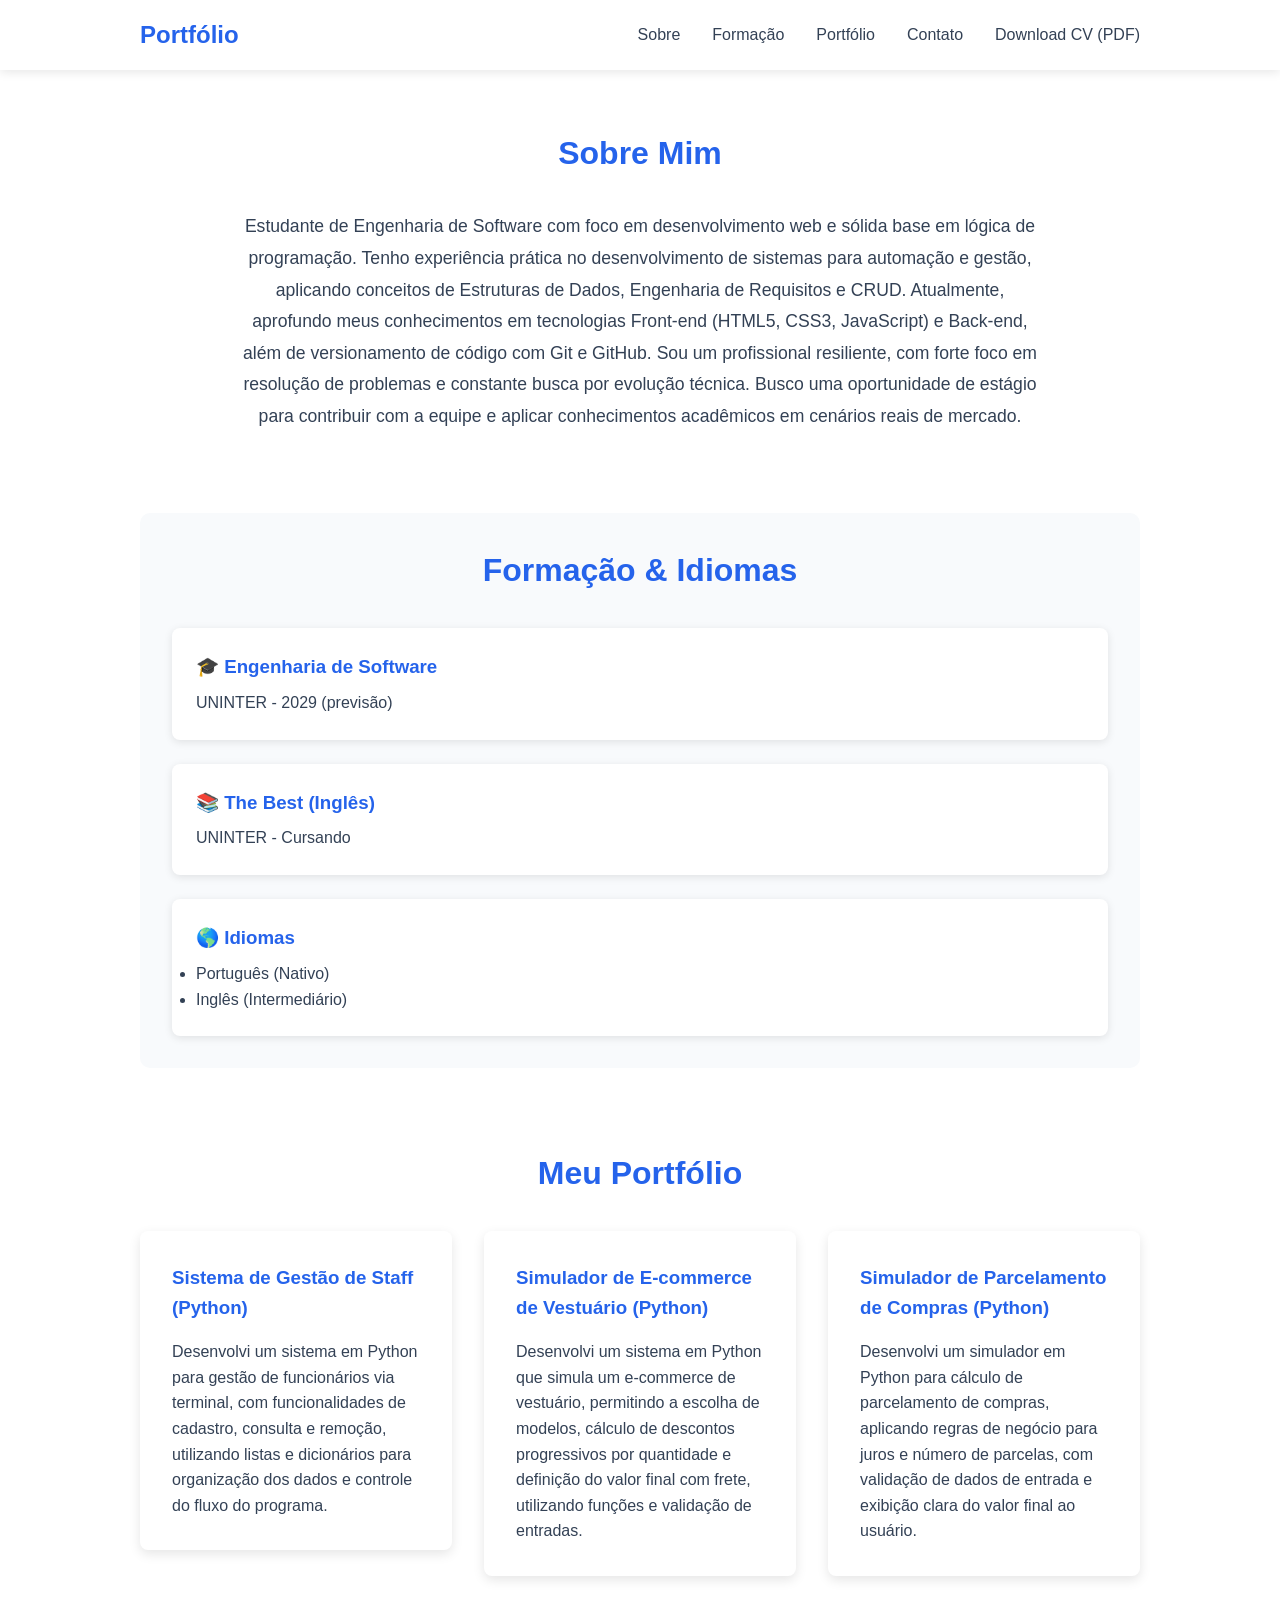
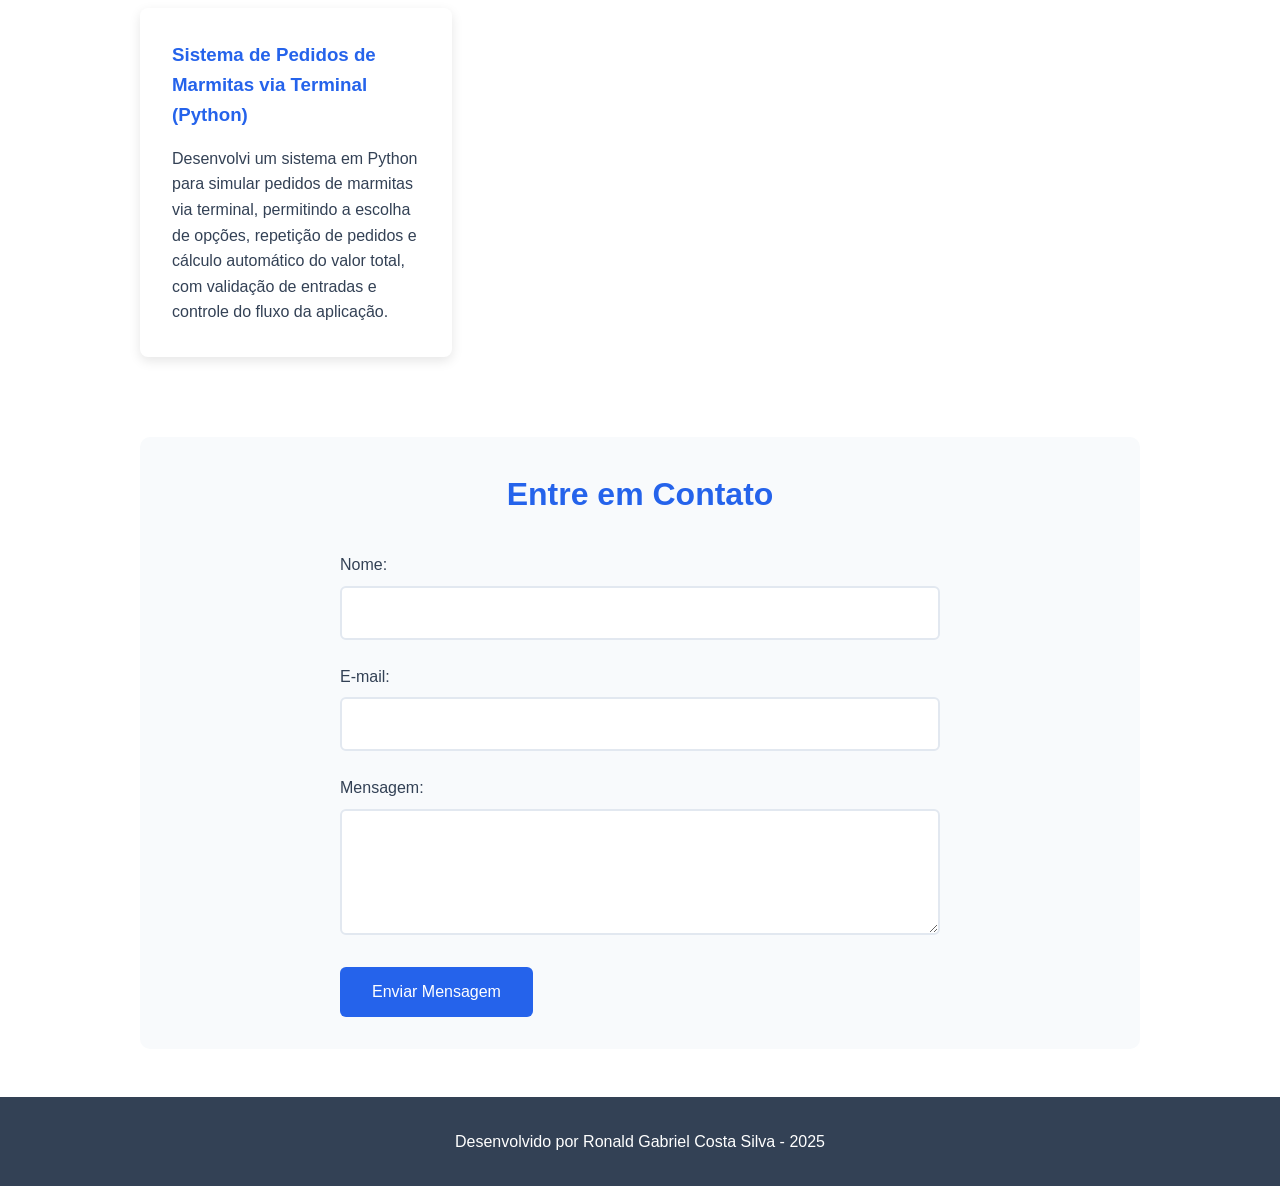
<file: index.html>
<!--atividade prática-->
<!DOCTYPE html>
<html lang="pt-BR">
<head>
    <meta charset="UTF-8">
    <meta name="viewport" content="width=device-width, initial-scale=1.0">
    <title>Portfólio - Ronald</title>
    <link rel="stylesheet" href="assets/css/style.css">
</head>
<body>
    <header>
        <div class="container header-content">
            <h1 class="logo">Portfólio</h1>
            <nav>
                <ul>
                    <li><a href="#sobre">Sobre</a></li>
                    <li><a href="#formacao">Formação</a></li>
                    <li><a href="#portfolio">Portfólio</a></li>
                    <li><a href="#contato">Contato</a></li>
                    <a href="assets/cv/Ronald-Gabriel- DEV-FULLSTACK-CV.pdf" download>Download CV (PDF)</a>

                </ul>
            </nav>
        </div>
    </header>

    <main>
        <section id="sobre" class="container section">
            <h2>Sobre Mim</h2>
            <div class="about-content">
                <p>Estudante de Engenharia de Software com foco em desenvolvimento web e sólida base em lógica de programação. Tenho experiência prática no desenvolvimento de sistemas para automação e gestão, aplicando conceitos de Estruturas de Dados, Engenharia de Requisitos e CRUD.

Atualmente, aprofundo meus conhecimentos em tecnologias Front-end (HTML5, CSS3, JavaScript) e Back-end, além de versionamento de código com Git e GitHub. Sou um profissional resiliente, com forte foco em resolução de problemas e constante busca por evolução técnica. Busco uma oportunidade de estágio para contribuir com a equipe e aplicar conhecimentos acadêmicos em cenários reais de mercado.</p>
            </div>
        </section>

        <section id="formacao" class="container section bg-light">
            <h2>Formação & Idiomas</h2>
            <div class="education-content">
                <div class="education-item">
                    <h3>🎓 Engenharia de Software</h3>
                    <p>UNINTER - 2029 (previsão)</p>
                </div>
                <div class="education-item">
                    <h3>📚 The Best (Inglês)</h3>
                    <p>UNINTER - Cursando</p>
                </div>
                <div class="education-item">
                    <h3>🌎 Idiomas</h3>
                    <ul>
                        <li>Português (Nativo)</li>
                        <li>Inglês (Intermediário)</li>
                    </ul>
                </div>
            </div>
        </section>

        <section id="portfolio" class="container section">
            <h2>Meu Portfólio</h2>
            <div class="portfolio-content">
    <a href="https://github.com/ronaldgabrieldev/staff-management-system/blob/main/main.py" target="_blank" class="project-card-link">
        <div class="project-card">
            <h3>Sistema de Gestão de Staff (Python)</h3>
            <p>Desenvolvi um sistema em Python para gestão de funcionários via terminal, com funcionalidades de cadastro, consulta e remoção, utilizando listas e dicionários para organização dos dados e controle do fluxo do programa.</p>
        </div>
    </a>
    <a href="https://github.com/ronaldgabrieldev/clothing-order-validator/blob/main/main.py" target="_blank" class="project-card-link">
        <div class="project-card">
            <h3>Simulador de E-commerce de Vestuário (Python)</h3>
            <p>Desenvolvi um sistema em Python que simula um e-commerce de vestuário, permitindo a escolha de modelos, cálculo de descontos progressivos por quantidade e definição do valor final com frete, utilizando funções e validação de entradas.</p>
        </div>
    </a>
    <a href="https://github.com/ronaldgabrieldev/purchase-installment-simulator" target="_blank" class="project-card-link">
        <div class="project-card">
            <h3>Simulador de Parcelamento de Compras (Python)</h3>
            <p>Desenvolvi um simulador em Python para cálculo de parcelamento de compras, aplicando regras de negócio para juros e número de parcelas, com validação de dados de entrada e exibição clara do valor final ao usuário.</p>
        </div>
    </a>
    <a href="https://github.com/ronaldgabrieldev/lunchbox-order-system" target="_blank" class="project-card-link">
        <div class="project-card">
            <h3>Sistema de Pedidos de Marmitas via Terminal (Python)</h3>
            <p>Desenvolvi um sistema em Python para simular pedidos de marmitas via terminal, permitindo a escolha de opções, repetição de pedidos e cálculo automático do valor total, com validação de entradas e controle do fluxo da aplicação.</p>
        </div>
    </a>
            </div>
        </section>

        <section id="contato" class="container section bg-light">
            <h2>Entre em Contato</h2>
            <div class="contact-content">
                <form class="contact-form" action="https://formspree.io/f/xnjnewlr" method="POST">
                    <div class="form-group">
                        <label for="nome">Nome:</label>
                        <input type="text" id="nome" name="nome" required>
                    </div>
                    <div class="form-group">
                        <label for="email">E-mail:</label>
                        <input type="email" id="email" name="email" required>
                    </div>
                    <div class="form-group">
                        <label for="mensagem">Mensagem:</label>
                        <textarea id="mensagem" name="mensagem" rows="5" required></textarea>
                    </div>
                    <button type="submit">Enviar Mensagem</button>
                </form>
            </div>
        </section>
    </main>

    <footer>
        <div class="container">
            <p>Desenvolvido por Ronald Gabriel Costa Silva - 2025</p>
        </div>
    </footer>
    <script src="assets/js/script.js"></script>
</body>
</html>
</file>
<file: assets/css/style.css>
:root {
    --primary-color: #2563eb;
    --secondary-color: #64748b;
    --text-color: #334155;
    --bg-light: #f8fafc;
    --border-color: #e2e8f0;
}


* {
    margin: 0;
    padding: 0;
    box-sizing: border-box;
}

body {
    font-family: 'Segoe UI', Tahoma, Geneva, Verdana, sans-serif;
    line-height: 1.6;
    color: var(--text-color);
    padding-top: 80px; 
}

.container {
    max-width: 1000px;
    margin: 0 auto;
    padding: 0 20px;
}


header {
    background: #fff;
    box-shadow: 0 2px 10px rgba(0,0,0,0.1);
    position: fixed;
    width: 100%;
    top: 0;
    z-index: 100;
}

.header-content {
    display: flex;
    justify-content: space-between;
    align-items: center;
    padding: 1rem 0;
}

.logo {
    color: var(--primary-color);
    font-size: 1.5rem;
    font-weight: bold;
}

nav ul {
    display: flex;
    list-style: none;
    gap: 2rem;
}

nav a {
    text-decoration: none;
    color: var(--text-color);
    font-weight: 500;
    transition: color 0.3s ease;
}

nav a:hover {
    color: var(--primary-color);
}

/* Seções */
.section {
    padding: 3rem 0;
}

.bg-light {
    background-color: var(--bg-light);
    border-radius: 10px;
    margin: 2rem auto;
    padding: 2rem;
}

h2 {
    color: var(--primary-color);
    margin-bottom: 2rem;
    text-align: center;
    font-size: 2rem;
}

/* Conteúdo */
.about-content {
    max-width: 800px;
    margin: 0 auto;
    text-align: center;
}

.about-content p {
    font-size: 1.1rem;
    line-height: 1.8;
}

/* Formação */
.education-content {
    display: flex;
    flex-direction: column;
    gap: 1.5rem;
}

.education-item {
    background: white;
    padding: 1.5rem;
    border-radius: 8px;
    box-shadow: 0 2px 8px rgba(0,0,0,0.1);
}

.education-item h3 {
    color: var(--primary-color);
    margin-bottom: 0.5rem;
}

/* Portfólio */
.portfolio-content {
    display: grid;
    grid-template-columns: repeat(auto-fit, minmax(300px, 1fr));
    gap: 2rem;
}

.project-card {
    background: white;
    padding: 2rem;
    border-radius: 8px;
    box-shadow: 0 4px 12px rgba(0,0,0,0.1);
    transition: transform 0.3s ease;
}

.project-card:hover {
    transform: translateY(-5px);
}

.project-card h3 {
    color: var(--primary-color);
    margin-bottom: 1rem;
}

/* Formulário de contato */
.contact-form {
    max-width: 600px;
    margin: 0 auto;
}

.form-group {
    margin-bottom: 1.5rem;
}

label {
    display: block;
    margin-bottom: 0.5rem;
    font-weight: 500;
}

input, textarea {
    width: 100%;
    padding: 1rem;
    border: 2px solid var(--border-color);
    border-radius: 6px;
    font-family: inherit;
    font-size: 1rem;
}

input:focus, textarea:focus {
    outline: none;
    border-color: var(--primary-color);
}

button {
    background: var(--primary-color);
    color: white;
    padding: 1rem 2rem;
    border: none;
    border-radius: 6px;
    font-size: 1rem;
    cursor: pointer;
    transition: background-color 0.3s ease;
}

button:hover {
    background: #1d4ed8;
}

/* Footer */
footer {
    background: var(--text-color);
    color: white;
    text-align: center;
    padding: 2rem 0;
    margin-top: 3rem;
}


@media (max-width: 768px) {
    .header-content {
        flex-direction: column;
        gap: 1rem;
    }
    
    nav ul {
        gap: 1rem;
    }
    
    .portfolio-content {
        grid-template-columns: 1fr;
    }
    
    .section {
        padding: 2rem 0;
    }
}

.project-card-link {
    text-decoration: none; 
    color: inherit; 
    display: block; 
}

.project-card-link:hover .project-card {
    transform: translateY(-5px); 
    box-shadow: 0 8px 25px rgba(0, 0, 0, 0.15); 
    border-color: var(--primary-color); 
}


.project-card {
    position: relative;
    transition: all 0.3s ease;
}

.project-card::after {
    content: "→";
    position: absolute;
    top: 1.5rem;
    right: 1.5rem;
    color: var(--primary-color);
    font-weight: bold;
    opacity: 0;
    transition: opacity 0.3s ease;
}

.project-card-link:hover .project-card::after {
    opacity: 1;
}
</file>
